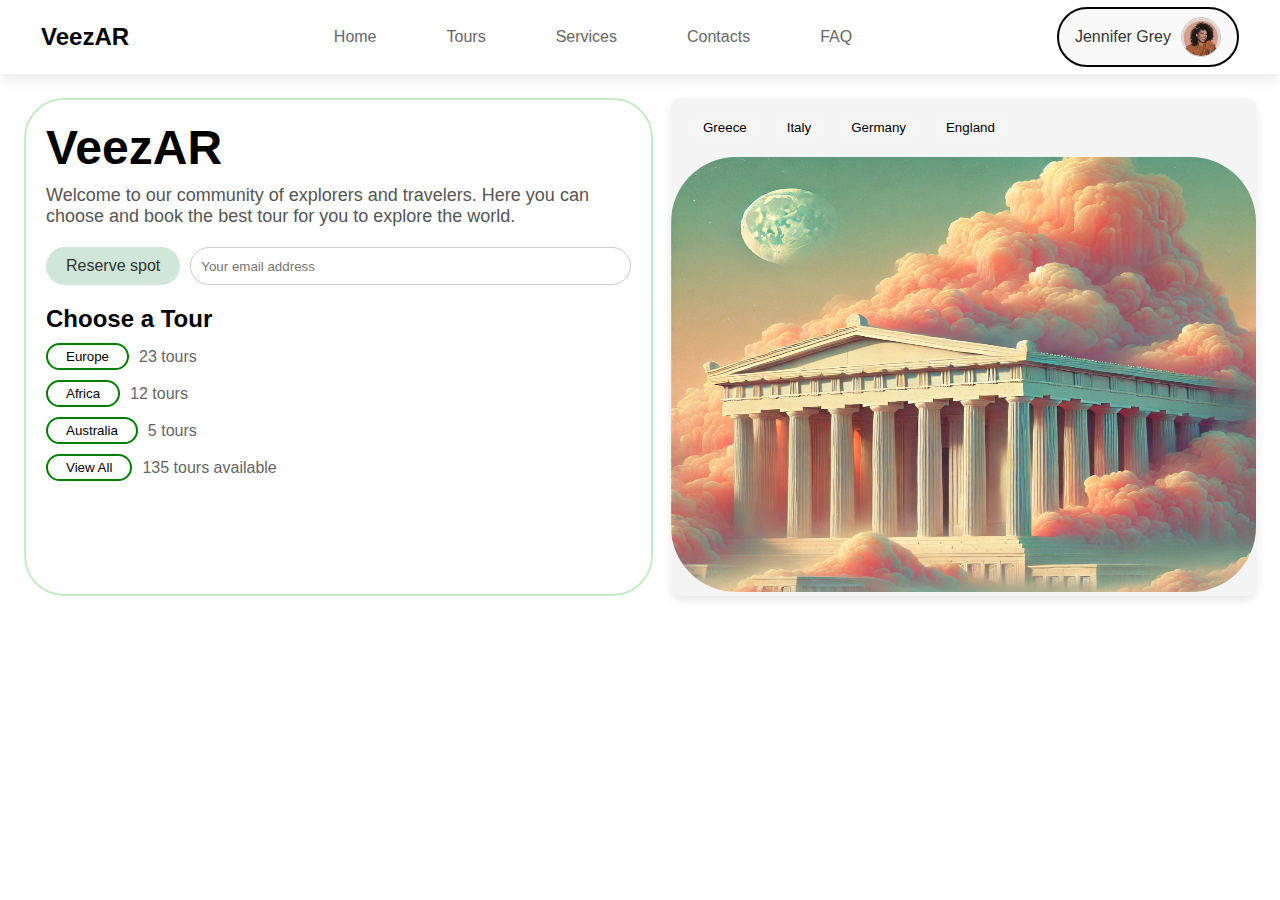
<file: Day 7/Tourism Website/index.html>
<!DOCTYPE html>
<html lang="en">
<head>
    <meta charset="UTF-8">
    <meta name="viewport" content="width=device-width, initial-scale=1.0">
    <title>VeezAR</title>
<link rel="stylesheet" href="homepage.css">
</head>
<body>

    <!-- Navbar -->
    <div class="navbar">
        <div class="logo">VeezAR</div>
        <div class="menu">
            <a href="#">Home</a>
            <a href="#">Tours</a>
            <a href="#">Services</a>
            <a href="#">Contacts</a>
            <a href="#">FAQ</a>
           
        </div>
       

        <div class="profile-card">
            
            <span class="profile-name">Jennifer Grey</span>
            <img src="images/profile.jpg" alt="Profile Picture" class="profile-picture">
        </div>

    </div>

    <!-- Main Content -->
    <div class="container">
        <!-- Left Column -->
        <div class="left-column">
            <h1>VeezAR</h1>
            <p>Welcome to our community of explorers and travelers. Here you can choose and book the best tour for you to explore the world.</p>
            <div class="subscribe">
                <button>Reserve spot</button>
                <input type="email" placeholder="Your email address">
            </div>
            <div class="tour-options"  >
                <h2>Choose a Tour</h2>
                <div class="tour-option"><button >Europe</button><span>23 tours</span></div>
                <div class="tour-option"><button>Africa</button><span>12 tours</span></div>
                <div class="tour-option"><button>Australia</button><span>5 tours</span></div>
                <div class="tour-option"><button>View All</button><span>135 tours available</span></div>
            </div>
        </div>

        <!-- Right Column -->
        <div class="right-column">
            <div class="tour-header">
                <button class="active">Greece</button>
                <button>Italy</button>
                <button>Germany</button>
                <button>England</button>
            </div>
            <div class="tour-image">
                <img src="images/greece.webp" alt="Tour Image">
              
            </div>
        </div>
    </div>

</body>
</html>
</file>
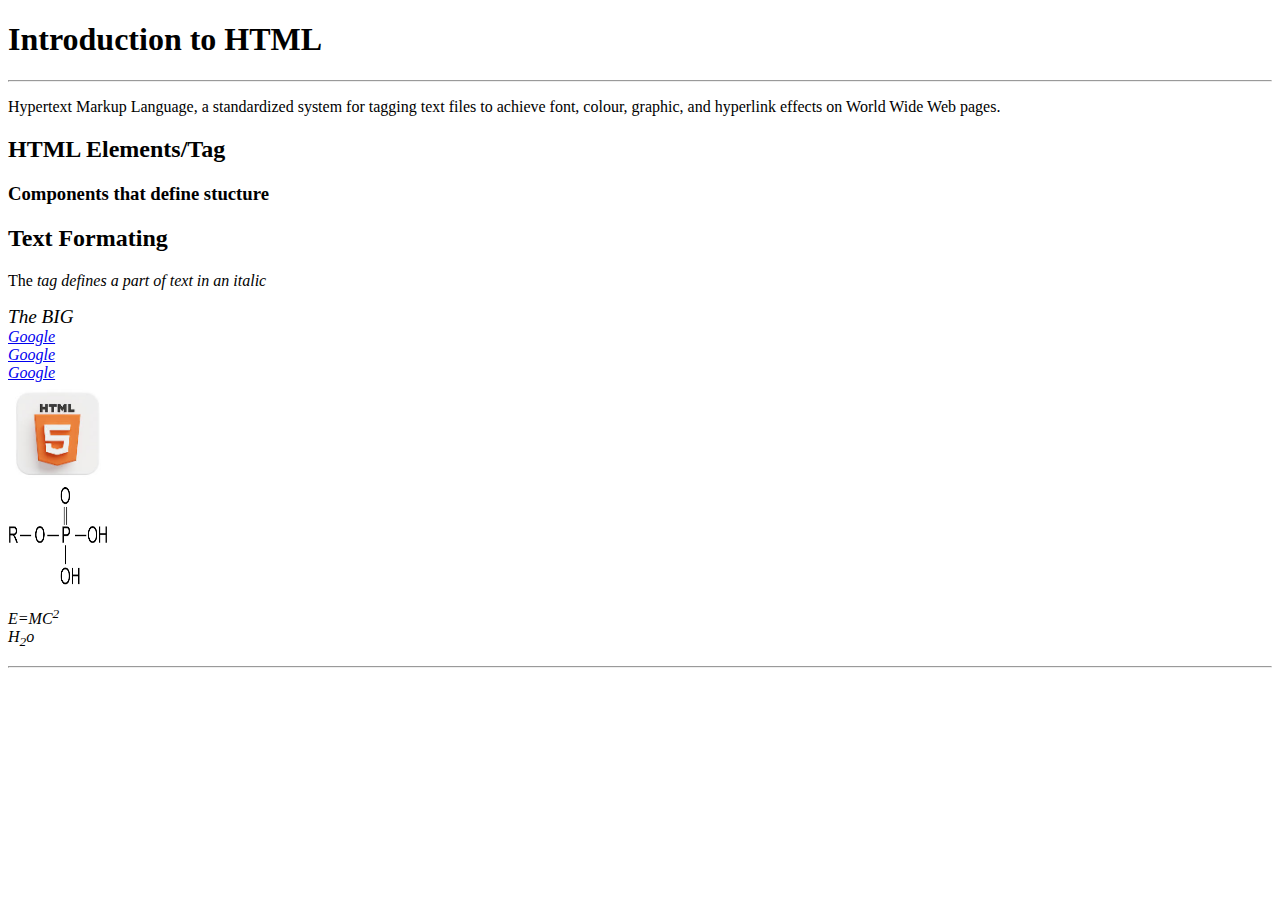
<file: Day 1/Tasks.html>
<!DOCTYPE html>
<html lang="en">

<head>
    <meta charset="UTF-8">
    <meta name="viewport" content="width=device-width, initial-scale=1.0">
    <title>Document</title>
</head>

<body>
    
   <strong><h1>Introduction to HTML</h1></strong> <hr>
        <p>Hypertext Markup Language, a standardized system for tagging text files to achieve font, colour, graphic, and hyperlink effects on World Wide Web pages.</p>
        <Div>
            <h2>HTML Elements/Tag</h2>
            <h3>Components that define stucture</h3>
        </Div>
        <div>
           <h2><Strong>Text Formating</Strong><br></h2>
            <p>The <i> tag defines a part  of text in an <i>italic</i></h2>
              <p>
              <big> The BIG</big> <br>
           
              <a href="https://google.com"target="" >Google</a><br>
              <a href="https://google.com"target="_blank" >Google</a><br>
              <a href="https://google.com"target="_self" >Google</a><br>

              <img src="img/html_logo.jpg"alt="html logo" width="100" height="100" ><br>
              <img src="img/phospate.png"alt="html logo" width="100" height="100" loading="lazy" >
             <p>E=MC<sup>2</sup> <br> H<sub>2</sub>o</p>


            </p>
        </div>




<hr>



        <!-- <div>
            <h1>Chemical Formulas</h1>
        <p>
            This article is about organic amides with the formula RC(=O)NR<sup>′</sup>R<sup>′'</sup>. For the anion NH<sup>−2</sup>, see Azanide. For other uses, see Amide (functional group).</center>
                <center><img src="images.png"alt="html logo" width="100" height="100" ><br></center>

           <h1>Amide </h1>       NH<sup>2–</sup> 

           <hr> -->

<!--            
        
                <img src="img/phospate.png"alt="html logo" width="100" height="100" ><br>

           <small>Phosphate <h1>PO<sub>4</sub><sup>3-</sup></h1> </small>       

           <hr> -->

        
           <!-- <p>1.<em>This is formula of water</em> <small>PO<sub>4</sub><sup>3-</sup></small></p> -->

<!-- list Tables Form -->
 	
	</p>
        </div>

    
        </p>

  
</body>
</html>
</file>
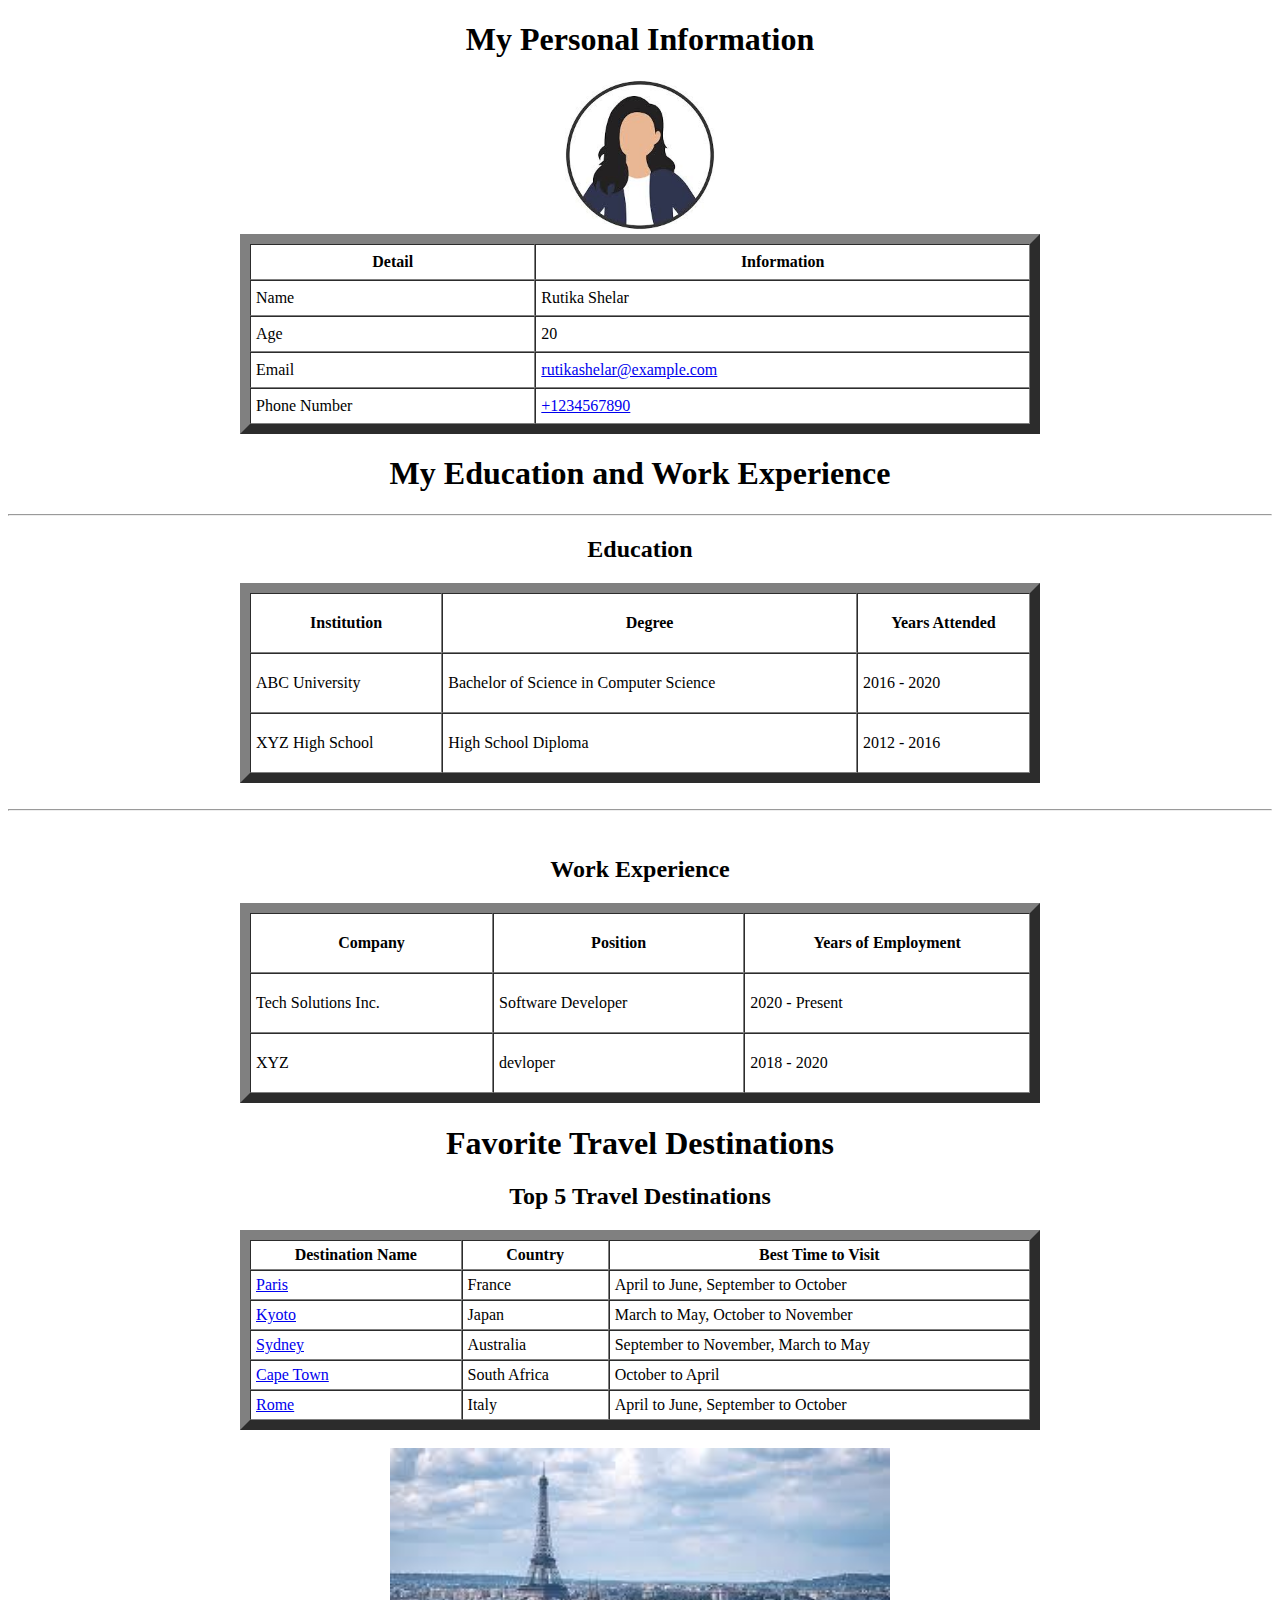
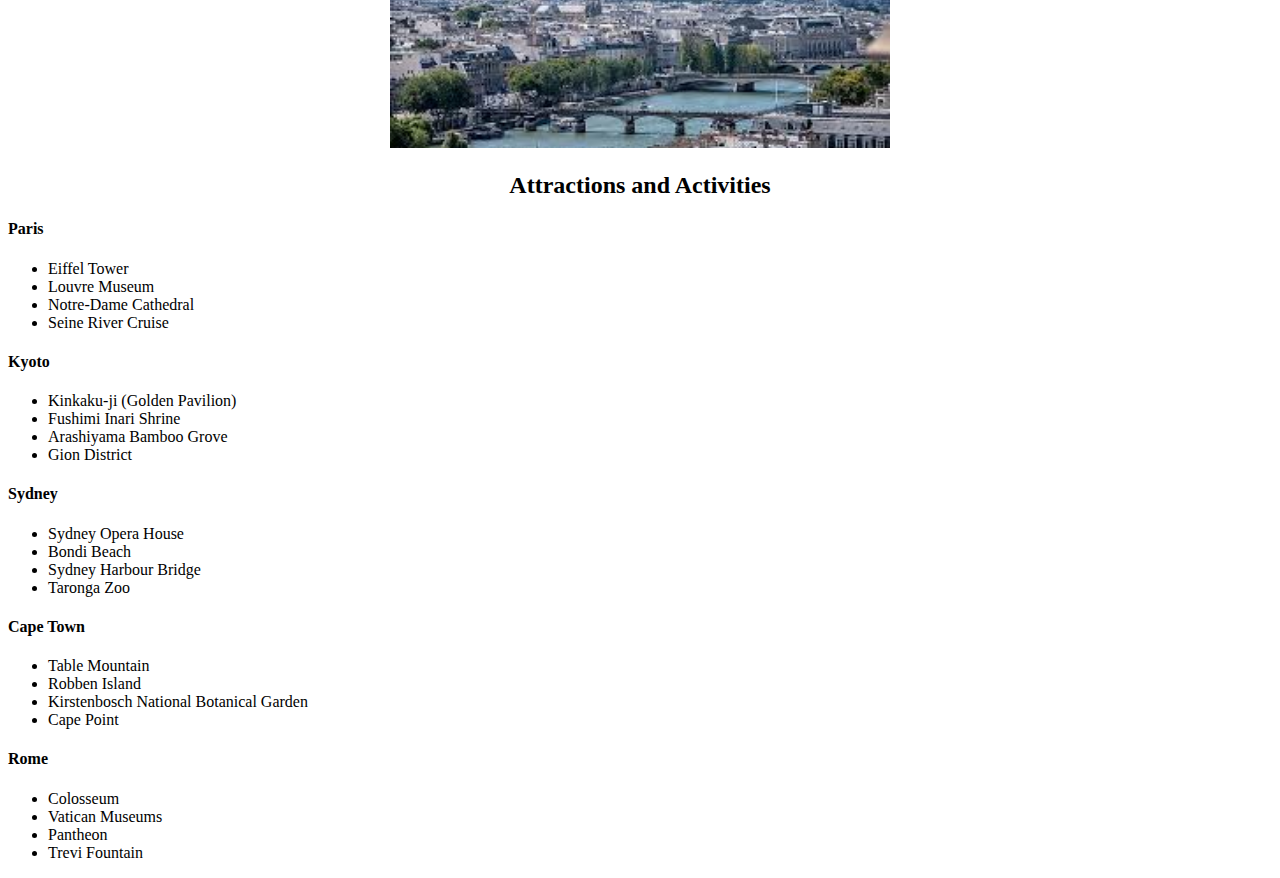
<file: Day 2/Tasks.html>
<!DOCTYPE html>
<html lang="en">
<head>
    <meta charset="UTF-8">
    <meta name="viewport" content="width=device-width, initial-scale=1.0">
    <title>Personal Info</title>
</head>
<body>
<center>
    <h1>My Personal Information</h1>
    
    <img src="img\profilPhoto.jpg" alt="Profile Photo" width="150" height="150">

    <table border="10" cellspacing="0" cellpadding="5"width="800" height="200">
        <tr>
            <th>Detail</th>
            <th>Information</th>
        </tr>
        <tr>
            <td>Name</td>
            <td>Rutika Shelar</td>
        </tr>
        <tr>
            <td>Age</td>
            <td>20</td>
        </tr>
        <tr>
            <td>Email</td>
            <td><a href="mailto:rutikashelar@example.com">rutikashelar@example.com</a></td>
        </tr>
        <tr>
            <td>Phone Number</td>
            <td><a href="tel:+1234567890">+1234567890</a></td>
        </tr>
    </table>


<h1>My Education and Work Experience</h1>

<hr>
<!-- Education Section -->
<h2>Education</h2>

<table border="10" cellspacing="0" cellpadding="5"width="800" height="200">
    <tr>
        <th>Institution</th>
        <th>Degree</th>
        <th>Years Attended</th>
    </tr>
    <tr>
        <td>ABC University</td>
        <td>Bachelor of Science in Computer Science</td>
        <td>2016 - 2020</td>
    </tr>
    <tr>
        <td>XYZ High School</td>
        <td>High School Diploma</td>
        <td>2012 - 2016</td>
    </tr>
</table>

<!-- Line break and horizontal rule -->
<br><hr><br>

<!-- Work Experience Section -->
<h2>Work Experience</h2>

<table border="10" cellspacing="0" cellpadding="5"width="800" height="200">
    <tr>
        <th>Company</th>
        <th>Position</th>
        <th>Years of Employment</th>
    </tr>
    <tr>
        <td>Tech Solutions Inc.</td>
        <td>Software Developer</td>
        <td>2020 - Present</td>
    </tr>
    <tr>
        <td>XYZ</td>
        <td>devloper</td>
        <td>2018 - 2020</td>
    </tr>
</table>


<h1>Favorite Travel Destinations</h1>
    
    <center><h2>Top 5 Travel Destinations</h2></center>
    
    <!-- Travel Destinations Table -->
    <table border="10" cellspacing="0" cellpadding="5"width="800" height="200">
        <tr>
            <th>Destination Name</th>
            <th>Country</th>
            <th>Best Time to Visit</th>
        </tr>
        <tr>
            <td><a href="https://www.example.com/paris-travel-guide" target="_blank">Paris</a></td>
            <td>France</td>
            <td>April to June, September to October</td>
        </tr>
        <tr>
            <td><a href="https://www.example.com/kyoto-travel-guide" target="_blank">Kyoto</a></td>
            <td>Japan</td>
            <td>March to May, October to November</td>
        </tr>
        <tr>
            <td><a href="https://www.example.com/sydney-travel-guide" target="_blank">Sydney</a></td>
            <td>Australia</td>
            <td>September to November, March to May</td>
        </tr>
        <tr>
            <td><a href="https://www.example.com/cape-town-travel-guide" target="_blank">Cape Town</a></td>
            <td>South Africa</td>
            <td>October to April</td>
        </tr>
        <tr>
            <td><a href="https://www.example.com/rome-travel-guide" target="_blank">Rome</a></td>
            <td>Italy</td>
            <td>April to June, September to October</td>
        </tr>
    </table>

    <!-- Image of a travel destination -->
    <br>
    <img src="img/paris.jpg" alt="Paris" width="500" height="300">

    <!-- Attractions and Activities Lists -->
    <h2>Attractions and Activities</h2>
</center> 

    <h4>Paris</h4>


    <ul>
        <li>Eiffel Tower</li>
        <li>Louvre Museum</li>
        <li>Notre-Dame Cathedral</li>
        <li>Seine River Cruise</li>
    </ul>

    <h4>Kyoto</h4>
    <ul>
        <li>Kinkaku-ji (Golden Pavilion)</li>
        <li>Fushimi Inari Shrine</li>
        <li>Arashiyama Bamboo Grove</li>
        <li>Gion District</li>
    </ul>

    <h4>Sydney</h4>
    <ul>
        <li>Sydney Opera House</li>
        <li>Bondi Beach</li>
        <li>Sydney Harbour Bridge</li>
        <li>Taronga Zoo</li>
    </ul>

    <h4>Cape Town</h4>
    <ul>
        <li>Table Mountain</li>
        <li>Robben Island</li>
        <li>Kirstenbosch National Botanical Garden</li>
        <li>Cape Point</li>
    </ul>

    <h4>Rome</h4>
    <ul>
        <li>Colosseum</li>
        <li>Vatican Museums</li>
        <li>Pantheon</li>
        <li>Trevi Fountain</li>
    </ul>




 
</body>
</html>
</file>
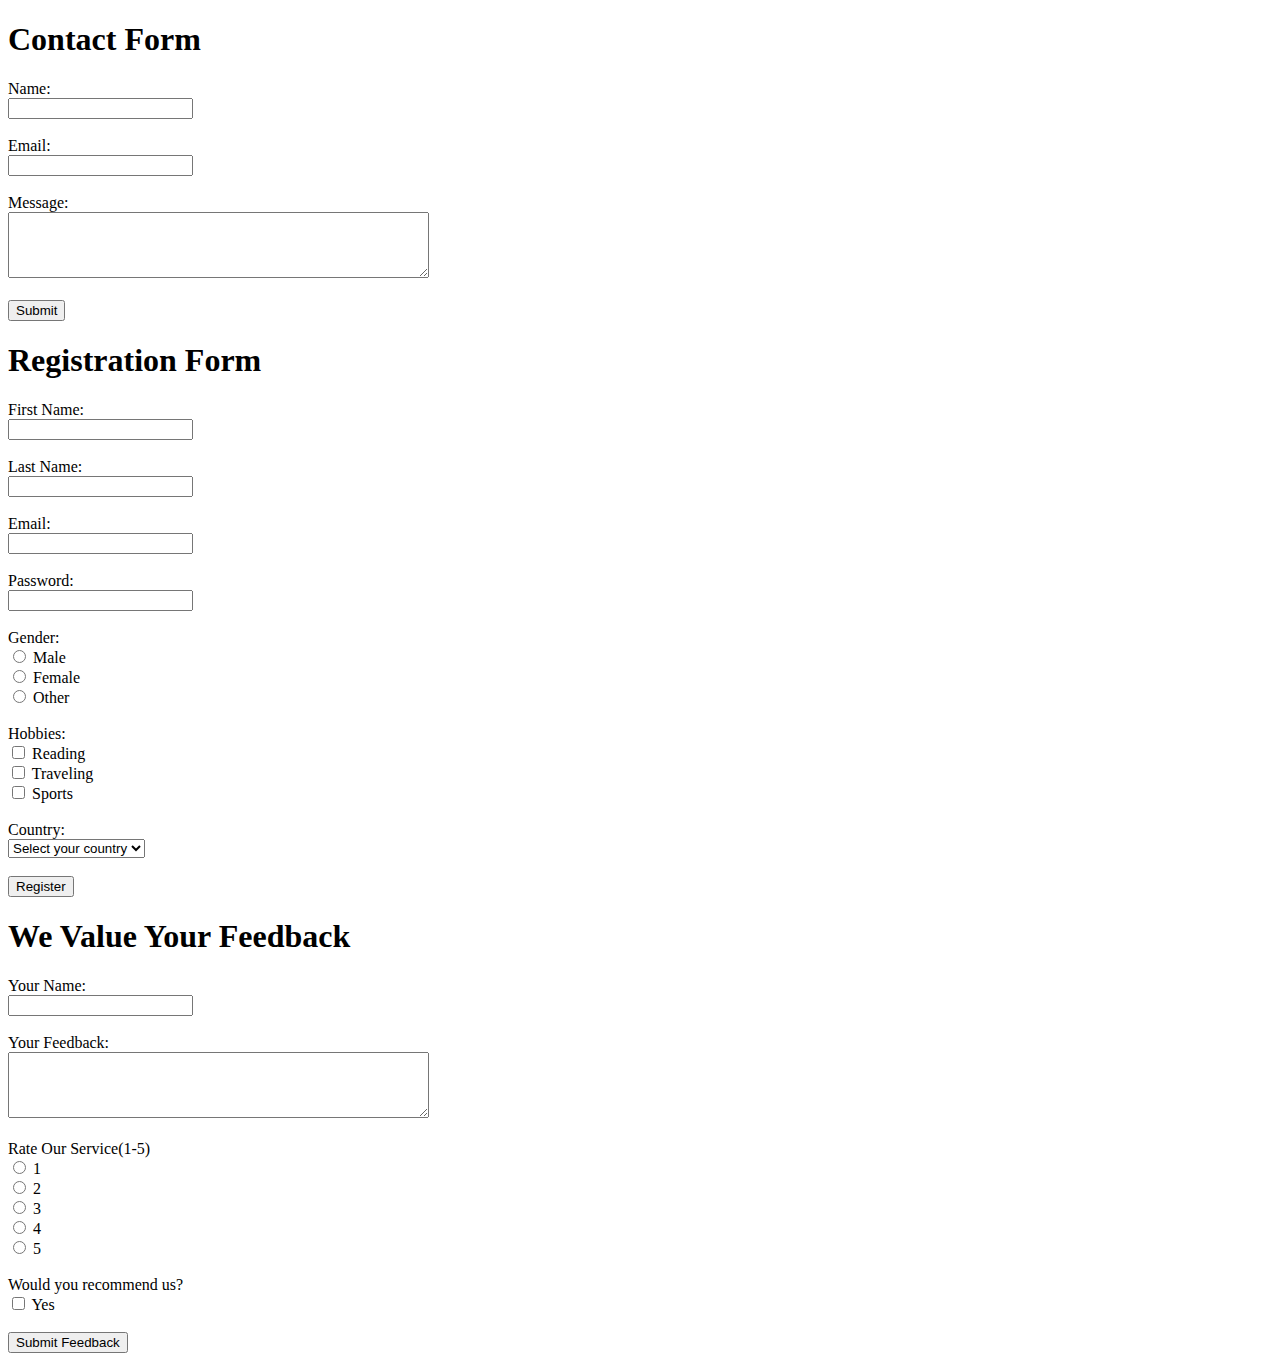
<file: Day 3/Tasks.html>
<!DOCTYPE html>
<html lang="en">
<head>
    <meta charset="UTF-8">
    <meta name="viewport" content="width=device-width, initial-scale=1.0">
    <title>Contact Us</title>
</head>
<body>




    <!-- Task 1: Create a Simple Contact Form -->


    

    <h1>Contact Form</h1>
    <form action="" method="">
        <label for="name">Name:</label><br>
        <input type="text" id="name" name="name" required><br><br>

        <label for="email">Email:</label><br>
        <input type="email" id="email" name="email" required><br><br>

        <label for="message">Message:</label><br>
        <textarea id="message" name="message" rows="4" cols="50" required></textarea><br><br>

        <input type="submit" value="Submit">
    </form>




    <!-- Task 2: Registration Form with Gender and Hobbies -->





    <h1>Registration Form</h1>
    <form action="" method="">
        <!-- First Name -->
        <label for="firstName">First Name:</label><br>
        <input type="text" id="firstName" name="firstName" required><br><br>

        <!-- Last Name -->
        <label for="lastName">Last Name:</label><br>
        <input type="text" id="lastName" name="lastName" required><br><br>

        <!-- Email -->
        <label for="email">Email:</label><br>
        <input type="email" id="email" name="email" required><br><br>

        <!-- Password -->
        <label for="password">Password:</label><br>
        <input type="password" id="password" name="password" required><br><br>

        <!-- Gender -->
        <label>Gender:</label><br>
        <input type="radio" id="male" name="gender" value="Male">
        <label for="male">Male</label><br>
        <input type="radio" id="female" name="gender" value="Female">
        <label for="female">Female</label><br>
        <input type="radio" id="other" name="gender" value="Other">
        <label for="other">Other</label><br><br>

        <!-- Hobbies -->
        <label>Hobbies:</label><br>
        <input type="checkbox" id="reading" name="hobbies" value="Reading">
        <label for="reading">Reading</label><br>
        <input type="checkbox" id="traveling" name="hobbies" value="Traveling">
        <label for="traveling">Traveling</label><br>
        <input type="checkbox" id="sports" name="hobbies" value="Sports">
        <label for="sports">Sports</label><br><br>

        <!-- Country -->
        <label for="country">Country:</label><br>
        <select id="country" name="country" required>
            <option value="">Select your country</option>
            <option value="India">India</option>
            <option value="USA">USA</option>
            <option value="Canada">Canada</option>
            <option value="UK">UK</option>
        </select><br><br>

        <!-- Submit Button -->
        <input type="submit" value="Register">
    </form>





    <!-- Task 3: Feedback Form with Rating System -->



    <h1>We Value Your Feedback</h1>
    <form action="" method="">
        <!-- Name -->
        <label for="name">Your Name:</label><br>
        <input type="text" id="name" name="name" required><br><br>
        
        <!-- feedback/comments -->
        <label for="feedback">Your Feedback:</label><br>
        <textarea id="feedback" name="feedback" rows="4" cols="50" required></textarea><br><br>

        <!-- Rating System -->
        <label for="rating">Rate Our Service(1-5)</label><br>
        <input type="radio" id="1" name="rating" value="1">
        <label for="1">1</label><br>
        <input type="radio" id="2" name="rating" value="2">
        <label for="2">2</label><br>
        <input type="radio" id="3" name="rating" value="3">
        <label for="3">3</label><br>
        <input type="radio" id="4" name="rating" value="4">
        <label for="4">4</label><br>
        <input type="radio" id="5" name="rating" value="5">
        <label for="5">5</label><br><br>

        <!-- Recommendation -->
        <label>Would you recommend us?</label><br>
        <input type="checkbox"  value="Yes">
        <label for="recommend">Yes</label><br><br>

        <!-- Submit Button -->
        <input type="submit" value="Submit Feedback">
    </form>


</body>
</html>
</file>
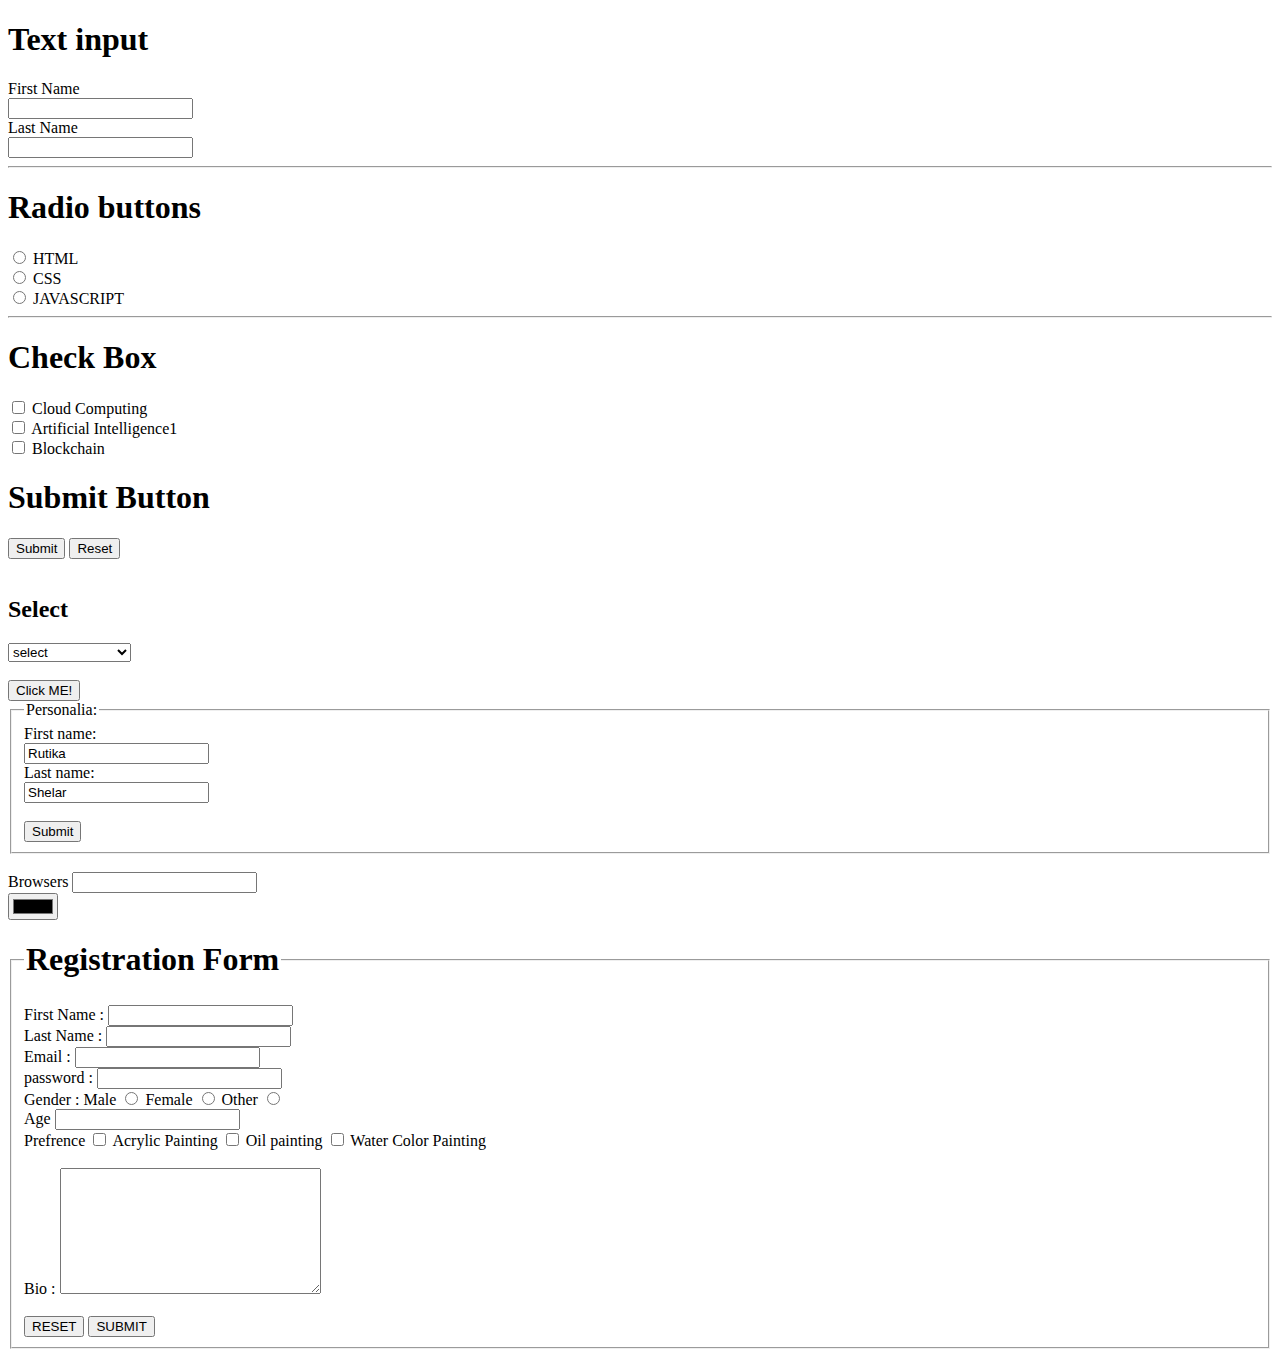
<file: Day 3/Theory.html>
<!DOCTYPE html>
<html lang="en">
<head>
    <meta charset="UTF-8">
    <meta name="viewport" content="width=device-width, initial-scale=1.0">
    <title>Day 3</title>
</head>
<body>
            <!-- Forms -->
            <!-- Forms are used to take input from users -->
    <fbutton>

            <!-- Text Input -->
            <h1>Text input</h1>

        <!--label is used to show  -->
        <lable for="fname">First Name</lable><br>
        <input type="text" id="fname" name="fname"><br>
        <label for="lname" >Last Name</label><br>
        <input type="lname" id="lname" name="lname"><br><hr>
        
            <!-- Radio Button -->
            <h1>Radio buttons</h1>
            <!-- Radio buttons let a user select only one of a limited number of choices<br> -->

        <input type="radio" id="html"name="fav_language" value="HTML">
        <label for="html">HTML</label><br>
        <input type="radio" id="css"name="fav_language" value="CSS">
        <label for="html">CSS</label><br>
        <input type="radio" id="javascript"name="fav_language" value="JAVASCRIPIT">
        <label for="html">JAVASCRIPT</label><br><hr>

            <!-- Check Box-->
            <!-- it let the user to select ZERO or More options of Limited number of Choices -->
           
        <h1>Check Box</h1>
        <input type="checkbox" id="subject1" name="subject" value="Cloud Computing">
        <label for="subject1">Cloud Computing</label><br>
        <input type="checkbox" id="subject2" name="subject" value="Artificial Intelligence">
        <label for="subject2">Artificial Intelligence1</label><br>
        <input type="checkbox" id="subject3" name="subject" value="Blockchain">
        <label for="subject3">Blockchain</label><br>

            <h1>Submit Button</h1>
            <!-- The <input type="submit"> defines a submit button which submits all form values to a form-handler.
            The form-handler is typically a server page with a script for processing the input data.
            The form-handler is specified in the form's action attribute. -->

        <input type="submit" value="Submit" >
        <input type="reset" value="Reset" > <br><br> <!-- To reset the form -->
       
            <!-- HTML FORM ELEMENTS -->
            <!--
                <input>
                <label>
                <select>
                <textarea>
                <button>
                <field>
                <legend>
                <datalist>
                <option>
                <optgroup>  -->
                
            <h2>Select</h2>
            <!-- <select> is used for drop down list -->
        <select name="state" id="select">
            <option >select</option>
            <option value="MH">Mharastra</option>
            <option value="UP">Uttar Pradesh</option>
            <option value="MP">Madhya Pradesh</option>
        </select>
       <br><br>
            <!-- button -->
        <button onclick="alert('Form submitted')">Click ME!</button>
            <fieldset>
                <legend>Personalia:</legend>
                    <label for="fname">First name:</label><br>
                    <input type="text" id="fname" value="Rutika"><br>
                    <label for="lname">Last name:</label><br>
                    <input type="text" id="fname" value="Shelar"><br><br>
                    <input type="submit" value="Submit" >
            </fieldset><br>
          <label for="browsers">Browsers</label>  
        <input list="browsers" >
        <datalist id="browsers">
            <option value="Edge"></option>
            <option value="FireFox">
            <option value="Chrome">
            <option value="Opera">
            <option value="Safari">              
        </datalist>
    <br>
    <input type="color">



    <!-- Registration Form -->
    <form>
        <fieldset><!--The fieldset element represents a set of form controls optionally grouped under a common name. -->
     <legend >  <!-- The legend element represents a caption for the rest of the contents of the legend element's parent fieldset element, if any. -->
           <h1>Registration Form</h1></legend>
       <lable for="fname">First Name :</lable>
       <input type="text" id="fname" name="fname"><br>

       <lable for="lname">Last Name :</lable>
       <input type="text" id="lname" name="lname"><br>

       <lable for="email">Email :</lable>
       <input type="email" id="email" name="Email"><br>

       <lable for="password">password :</lable>
       <input type="password" id="fname" name="fname"><br>

       <lable >Gender :</lable>
       <lable for="male">Male</lable>
       <input type="radio" id="male"name="gender" value="Male">
       <lable for="female">Female</lable>
       <input type="radio" id="male"name="gender" value="Male">
       <lable for="other">Other</lable>
       <input type="radio" id="male"name="gender" value="Male"><br>

       <lable for="age">Age</lable>
       <input type="number" id="age"><br>

       <lable for="prefrence">Prefrence</lable>
       <input type="checkbox" id="prefrence1" name="prefrence" value="Acrylic Painting">
       <label for="prefrence1">Acrylic Painting</label>
       <input type="checkbox" id="prefrence2" name="prefrence" value="Oil painting">
       <label for="prefrence2">Oil painting</label>
       <input type="checkbox" id="prefrence3" name="prefrence" value="Water Color Painting">
       <label for="prefrence3">Water Color Painting</label><br><br>

       <label>Bio :</label>
       <textarea rows="8" cols="30" id="text feild" > </textarea><br><br>

       <input type="reset" value="RESET">
       <input type="submit" value="SUBMIT" >
       
</fieldset>
  
       
   </form>
    
</body>
</html>
</file>
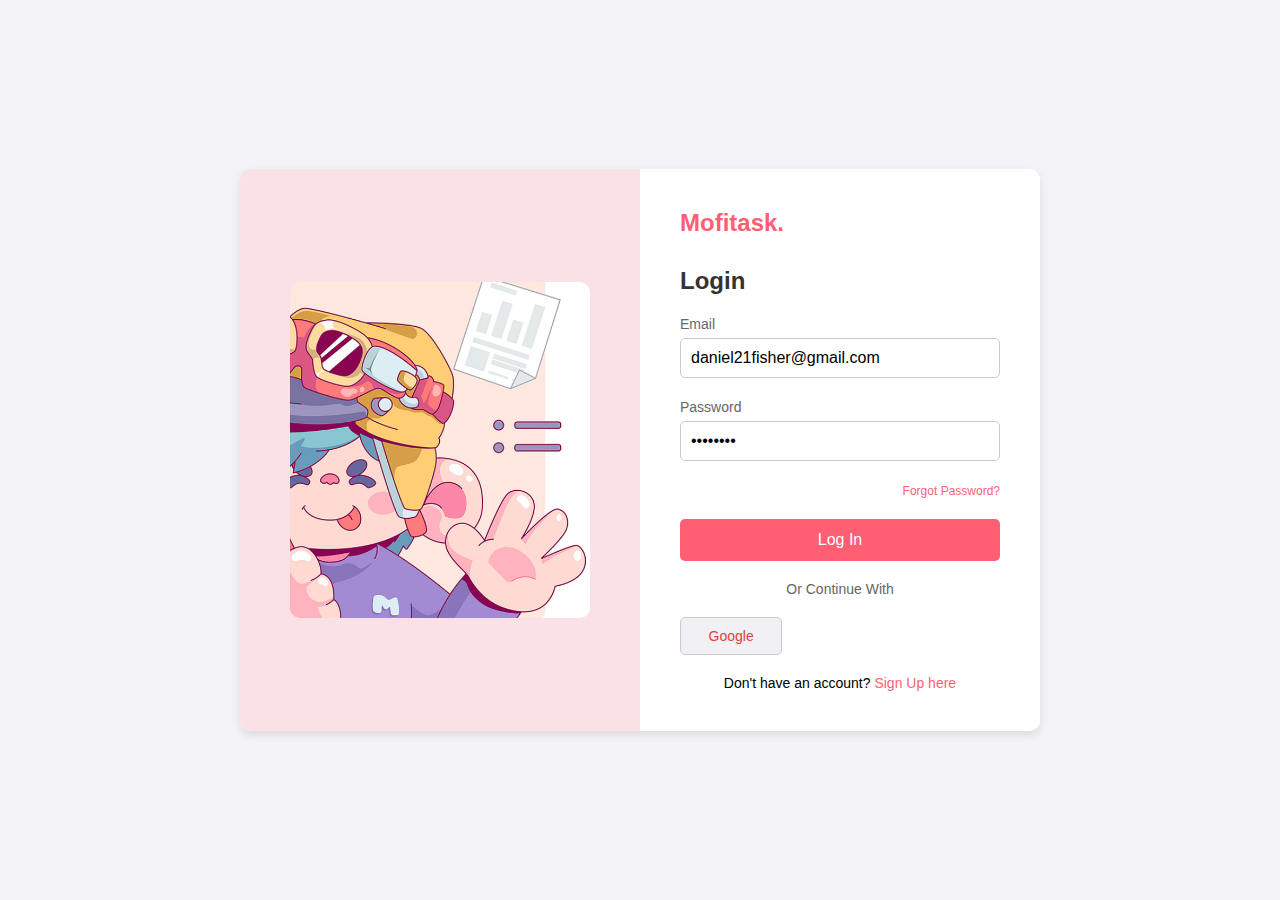
<file: Day 4/Tasks.html>
<!DOCTYPE html>
<html lang="en">
<head>
    <meta charset="UTF-8">
    <meta name="viewport" content="width=device-width, initial-scale=1.0">
    <title>Login</title>
    <link rel="stylesheet" href="style.css">
</head>
<body>
    <div class="container">
        <div class="illustration">
            <img src="img/login img.png"  class="illustration-img">
        </div>
        <div class="login-form">
            <div class="logo">Mofitask.</div>
            <h2>Login</h2>
            <form action="">
                <div class="input-group">
                    <label for="email">Email</label>
                    <div class="input-wrapper">
                        <input type="email" id="email" name="email" value="daniel21fisher@gmail.com" required>
                      
                    </div>
                </div>
                <div class="input-group">
                    <label for="password">Password</label>
                    <div class="input-wrapper">
                        <input type="password" id="password" name="password" value="********" required>
                      
                    </div>
                </div>
                <div class="forgot-password">
                    <a href="">Forgot Password?</a>
                </div>
                <button type="submit" class="login-btn">Log In</button>
                <div class="separator">Or Continue With</div>
                <div class="social-login">
                    <button class="google-btn">Google</button>
                   
                </div>
                <div class="signup-link">
                    Don't have an account? <a href="">Sign Up here</a>
                </div>
            </form>
        </div>
    </div>
</body>
</html>
</file>
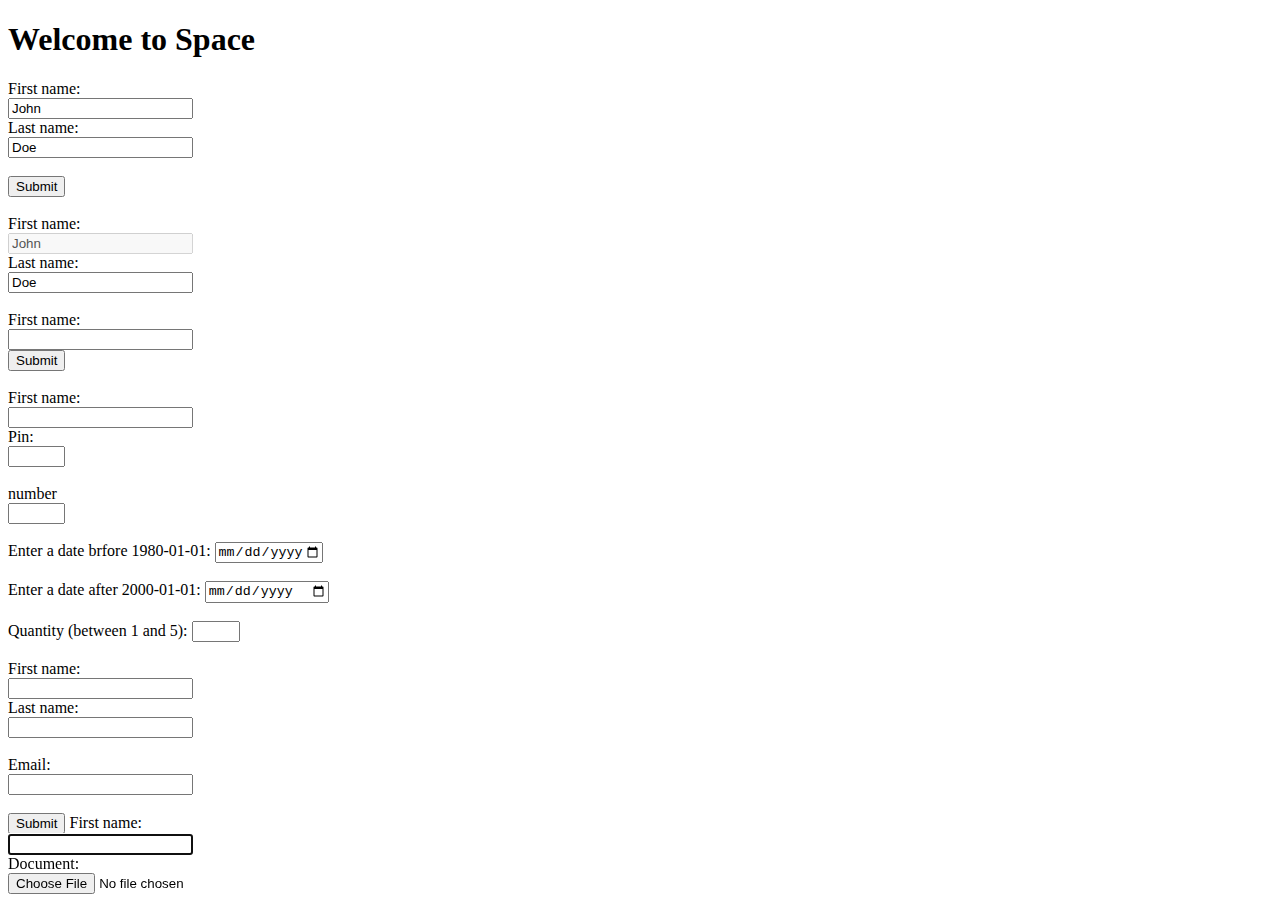
<file: Day 4/theory.html>
<!DOCTYPE html>
<html lang="en">
<head>
    <meta charset="UTF-8">
    <meta name="viewport" content="width=device-width, initial-scale=1.0">
    <title>Day 4 Theory</title>
    
    
   
</head>
<body>

    <h1>Welcome to Space</h1>  
          <form action="/action_page.php" >
            <label for="fname">First name:</label><br>

            <!-- The readonly attribute can be set to keep a user from changing the 
            value until some other conditions have been met (like selecting a checkbox, etc.).
            Then, a JavaScript can remove the readonly value, and make the input field editable. -->

            <input type="text" id="fname" name="fname" value="John" readonly><br>
            <label for="lname">Last name:</label><br>
            <input type="text" id="lname" name="lname" value="Doe" readonly><br><br>
            <input type="submit" value="Submit"><br><br>

            <!-- disabled attribute is used to disable the input fields. -->
            <label for="fname">First name:</label><br>
            <input type="text" id="fname" name="fname" value="John" disabled ><br>
            <label for="lname">Last name:</label><br>
            <input type="text" id="lname" name="lname" value="Doe"  ><br><br>
            
            <!-- required attribute is used to specify that the input field must be filled out before submitting the form. -->
            <label for="fname">First name:</label><br>
            <input type="text" id="fname" name="fname" required><br>
            <input type="submit">
            <br><br>

            <!-- size attribute is used to specify the width of an input field. -->
            <label for="fname">First name:</label><br>
            <input type="text" id="fname" name="fname" required><br>
            <label for="pin">Pin:</label><br>
            <input type="text" id="pin" name="pin" size="4"><br><br>
            <!-- maxlenght attribute is used to specify the maximum number of characters allowed in the input field. -->
            <!-- minlegth attribute is used to specify the minimum number of characters allowed in the input field. -->

            <label for="number">number</label><br>            
            <input type="text" id="Phon" name="pin" maxlength="10" minlength="10" size="4" ><br><br>

            <!-- min and max attribute is used to specify the minimum and maximum values for an input field. -->
            <label for="datemax">Enter a date brfore 1980-01-01:</label>
            <input type="date" id="datemax" name="datemax" max="1979-12-31"><br><br>
            <label for="datemin">Enter a date after 2000-01-01:</label>
            <input type="date" id="datemin" name="datemin" min="2000-01-02"><br><br>
            <label for="quantity">Quantity (between 1 and 5):</label>
            <input type="number" id="quantity" name="quantity" min="1" max="5"><br><br>
        </form>
            <!-- autocomplete attribute is used to specify whether or not an input field should have autocomplete enabled. -->
            <!-- autocomplete="off" - The browser will not automatically complete the input value. -->
           <form acction="/action_page.php" autocomplete="on">
            <label for="fname">First name:</label><br>
            <input type="text" id="fname" name="fname"><br>
            <label for="lname">Last name:</label><br>
            <input type="text" id="lname" name="lname"><br><br>
            <label for="email">Email:</label><br>
            <input type="email" id="email" name="email" autocomplete="off"><br><br>
            <input type="submit">
       
            <!-- autofocus attribute is used to specify that an input field should automatically get focus when the page loads. -->
            <label for="fname">First name:</label><br>
            <input type="text" id="fname" name="fname" autofocus><br>

            
            <label for="doc">Document:</label><br>
            <!-- accept=".pdf" - The file input field will only accept files with the .pdf extension. -->
            <input type="file" id="doc" accept=".pdf, .png" name="filename"><br><br>
        </form>

               

             
            

            
        
</body>
</html>
</file>
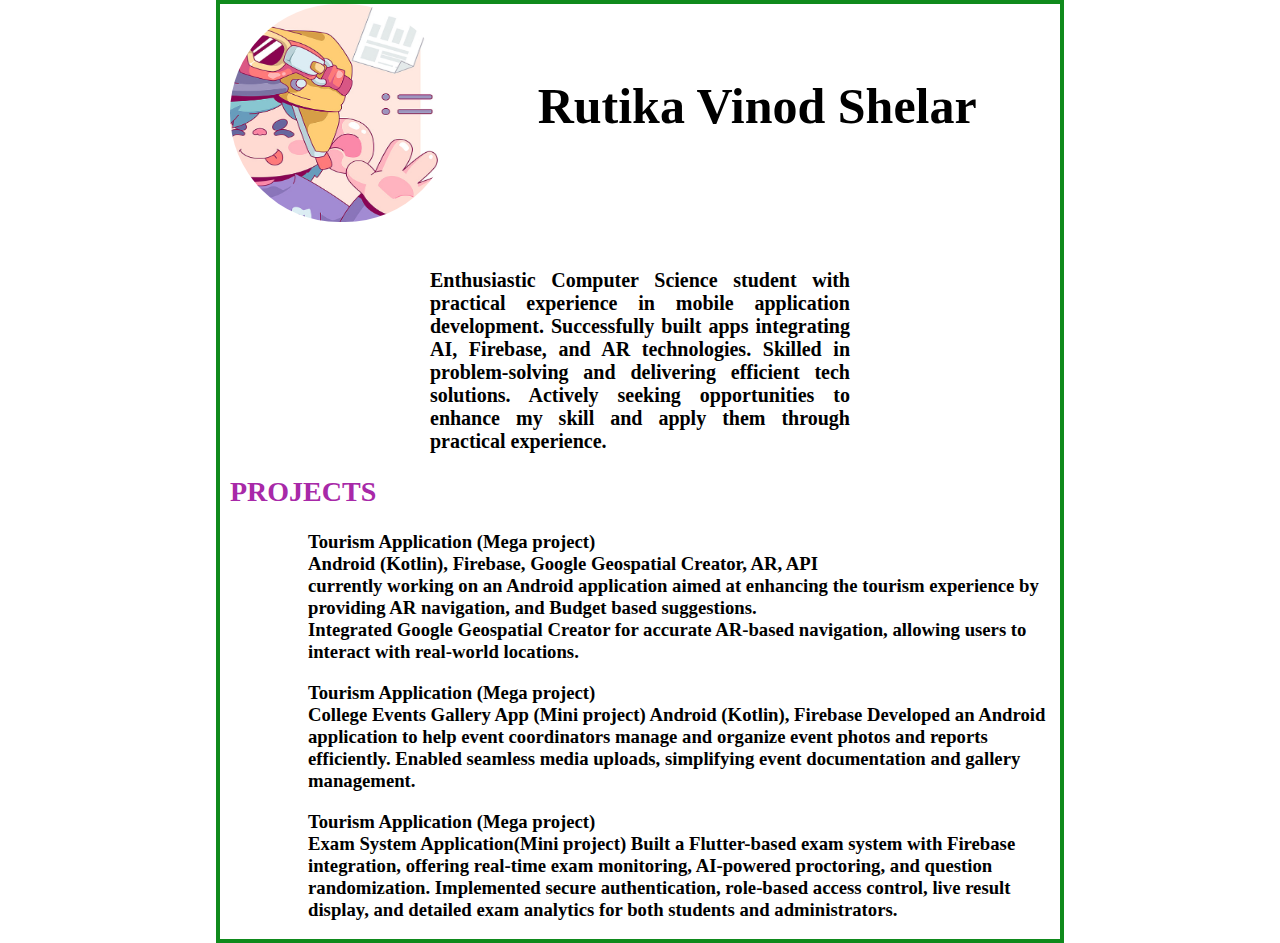
<file: Day 5/Task.html>
<!DOCTYPE html>
<html lang="en">
<head>
    <meta charset="UTF-8">
    <meta name="viewport" content="width=device-width, initial-scale=1.0">
    <title>Task</title>
    <style>

        /*
        <!-- Task 1 -->


        p{  
            text-align: center;
            background-color: rgb(87, 150, 172);
           
            margin:0px 450px 0px 450px;
            padding: 0px 0px 300px 0px ;
           
            outline:3px dotted red;
            border: 3px solid black;
          
        }  
      <!-- Task 2     -->


        *{      
                text-align: center;
               
            }
        
        img {
                border-radius: 3935px;
                height: 218px;
                width: 224px;
            }
        h1{
            color: rgb(33, 45, 10);
        }

        h2{
            color:rgb(18, 89, 51)
        }

        #follow {
            background-color: #7778a8;
            color: rgb(255, 255, 255);
            font-size: 22px;
            box-shadow: none;
            border: 0;
            height: 50px;
            width: 101px;
          }
        .box {
            border: 4px solid #0f8a1c;
            padding: 32px;
            margin: 0px 543px;
          } 
    */
    body {
        border: 4px solid #0f8a1c;
        padding: 0px;
        margin: 0px 216px;
      }
    h1{
        font-size: 50px;
        display: flex;
        margin: 73px;

  }
img {
    border-radius: 3935px;
    height: 218px;
    width: 224px;
    display: flex;
}
#head{
    display: flex;
    justify-content:space-evenly;
}

#summary {
    padding: 30px 210px 0 210px;
    font-size: 20px;
    text-align: justify;
  }
  
.projects{
    margin-left: 88px;

}

.subpoints {
    margin-left: 10px;
    font-size: 28px;
    color: #a829a8;
    display: flex;
}

element {
    font-size: 15px;
    color: gray;
    margin-left: 209px;
  }

  
    </style>
</head>
<body>

    <!-- Task 1 
    <p>
        This is a box with padding ,border, and outline. The padding is inside the border ,and the outline is outside the border.
    </p>
-->
     <!-- Task 2 
        <div class="box">
            <img src="login img.png" >
            <h1>Rutika Shelar</h1>
            <h2>Software Engineer at Technopuls</h2>
            <button id="follow" >Follow</button>
        </div> -->
      <!-- Task 3 -->
       <div id="head">
        <img src="login img.png">
        <h1>Rutika Vinod Shelar</h1>
        
    </div>
   
    <h2 id="summary">Enthusiastic Computer Science student with practical experience in mobile application development. Successfully built apps integrating AI, Firebase, and AR technologies. Skilled in problem-solving and delivering efficient tech solutions. Actively seeking opportunities to enhance my skill and apply them through practical experience.</h2>     

    <h2 class="subpoints">PROJECTS</h2>
    <h3 class="projects">Tourism Application (Mega project)<br>
        Android (Kotlin), Firebase, Google Geospatial Creator, AR, API<br>
        currently working on an Android application aimed at enhancing the tourism experience by providing AR navigation, and Budget based suggestions.<br>
        Integrated Google Geospatial Creator for accurate AR-based navigation, allowing users to interact with real-world locations.</h3>


        <h3 class="projects">Tourism Application (Mega project)<br>
            College Events Gallery App (Mini project)
            Android (Kotlin), Firebase
            Developed an Android application to help event coordinators manage and organize event photos and reports efficiently.
            Enabled seamless media uploads, simplifying event documentation and gallery management.</h3>
    

            <h3 class="projects">Tourism Application (Mega project)<br>
                Exam System Application(Mini project)
Built a Flutter-based exam system with Firebase integration, offering real-time exam monitoring, AI-powered proctoring, and question randomization.
Implemented secure authentication, role-based access control, live result display, and detailed exam analytics for both students and administrators.
        
</body>
</html>
</file>
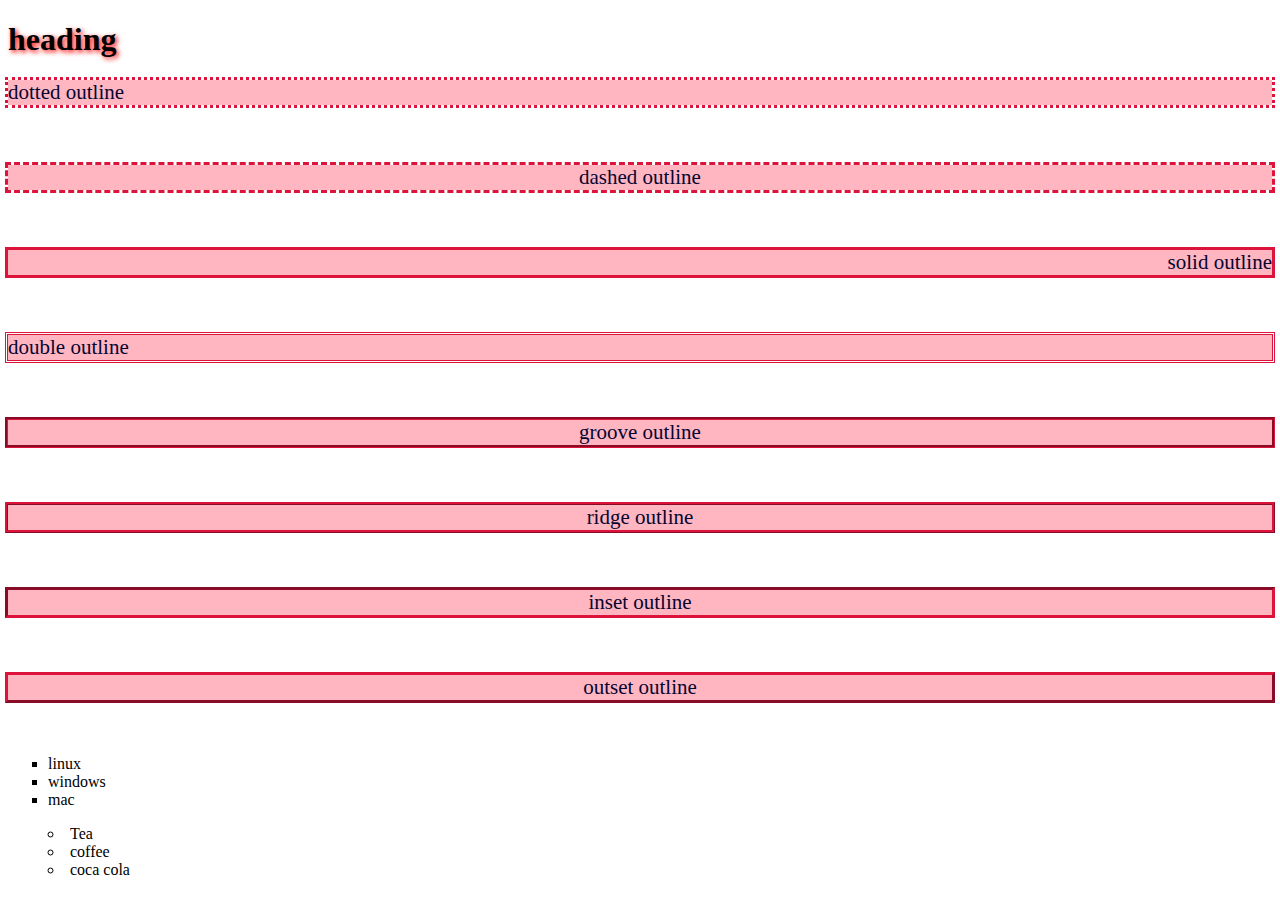
<file: Day 5/theory.html>
<!DOCTYPE html>
<html lang="en">
<head>
    <meta charset="UTF-8">
    <meta name="viewport" content="width=device-width, initial-scale=1.0">
    <title>Day 4 </title>
    <link rel="stylesheet" href="theory_style.css">
</head>
<body>
   <h1>heading</h1>
    <p id="dotted">dotted  outline</p><br>
    <p id="dashed"> dashed outline  </p><br>
    <p id="solid"> solid outline </p><br>
    <p id="double">double outline </p><br>
    <p id="groove">groove outline </p><br>
    <p id="ridge">ridge outline </p><br>
    <p id="inset">inset outline </p><br>
    <p id="outset">outset outline </p><br>

    
    <!-- <p class="a" >Lorem, ipsum dolor sit amet consectetur adipisicing elit. Aliquam et nisi sit voluptatibus vero ut, quia error, esse illum sed sequi suscipit modi a accusantium pariatur, repudiandae sint reprehenderit nobis officia quidem?</p><br><br><br>
    <p class="b" >Lorem, ipsum dolor sit amet consectetur adipisicing elit. Aliquam et nisi sit voluptatibus vero ut, quia error, esse illum sed sequi suscipit modi a accusantium pariatur, repudiandae sint reprehenderit nobis officia quidem?</p>
    <p class="c" >Lorem, ipsum dolor sit amet consectetur adipisicing elit. Aliquam et nisi sit voluptatibus vero ut, quia error, esse illum sed sequi suscipit modi a accusantium pariatur, repudiandae sint reprehenderit nobis officia quidem?</p> -->


    <ol>
        <li>linux</li>
        <li>windows</li>
        <li>mac </li>
    </ol>

    <ul >
        <li>Tea</li>
        <li>coffee</li>
        <li>coca cola</li>
    </ul>

</body>
</html>
</file>
<file: Day 7/Tourism Website/homepage.css>
* {
     margin: 0;
     padding: 0;
     box-sizing: border-box;
     font-family: Arial, sans-serif;
 }

 body {
    background-color: #ffffff;
    color: #000000;
 }

 /* Navbar */
 .navbar {
    display: flex;
    align-items: center;
    justify-content: space-between;
    padding: 7px 41px;
    background-color: #fff;
    box-shadow: 0px 4px 15px rgba(0, 0, 0, 0.1);
 }

 .navbar .logo {
     font-size: 24px;
     font-weight: bold;
     color: #000;
 }

 .navbar .menu {
     display: flex;
     gap: 70px;
     justify-content: space-between;

 }

 .navbar .menu a {
     color: #666;
     text-decoration: none;
     font-size: 16px;
 }

 .navbar .menu a:hover {
    color: rgb(0, 0, 0);
    text-underline-offset: 3px;
 }
/* Main Content */
.container {
    display: flex;
    gap: 18px;
    padding: 24px;
    max-width: 1385px;
    margin: auto;

}

/* profile card */
 .profile-card {
    display: flex;
    align-items: center;
    padding: 8px 16px;
    border: 2px solid black;
    border-radius: 30px;
    background-color: #f9f9f9;
    width: max-content;
    gap: 10px;
    position: relative;
    font-family: Arial, sans-serif;
}



/* Profile picture styling */
.profile-picture {
    width: 40px;
    height: 40px;
    border-radius: 50%;
    object-fit: cover;
    border: 1px solid #ccc;
}

/* Name styling */
.profile-name {
    font-size: 16px;
    font-weight: 500;
    color: #333;
}

/* Badge styling */
.badge {
    position: absolute;
    top: -6px;
    left: -6px;
    background-color: #f0f0b5;
    color: black;
    font-size: 12px;
    font-weight: bold;
    width: 18px;
    height: 18px;
    display: flex;
    align-items: center;
    justify-content: center;
    border-radius: 50%;
    border: 1px solid #ccc;
}

 /* Left Column */
 .left-column {
    flex: 1;
  background-color: #fff;
  padding: 20px;
  border-radius: 40px;
  border: 2px solid #c2ecc2;
 }

 .left-column h1 {
     font-size: 48px;
     margin-bottom: 10px;
 }

 .left-column p {
     font-size: 18px;
     color: #555;
     margin-bottom: 20px;
 }

 .subscribe {
     display: flex;
     gap: 10px;
     margin-bottom: 20px;
 }

 .subscribe input[type="email"] {
     flex: 1;
     padding: 10px;
     border: 1px solid #ccc;
     border-radius: 20px;
 }

 .subscribe button {
     padding: 10px 20px;
     border: none;
     border-radius: 20px;
     background-color: #cfe6d8;
     color: #333;
     font-size: 16px;
     cursor: pointer;
 }

 .tour-options h2 {
     font-size: 24px;
     margin-bottom: 10px;
 }

 .tour-option {
     
     display: flex;
     align-items: center;
     margin-bottom: 10px;
 }

 .tour-option span {
     font-size: 16px;
     margin-left: 10px;
     color: #666;
 }


 .tour-option button {
    box-shadow: none;
    background-color: white;
    color: black;
    border: 2px solid green;
    border-radius: 26px;
    padding: 4px 18px;
    cursor: pointer;
}

.tour-option button:hover {
    border-color: rgb(221, 150, 43);
 
}
 /* Right Column */
 .right-column {
     flex: 1;
     background-color: #f4f4f4;
     border-radius: 10px;
     overflow: hidden;
     box-shadow: 0px 4px 10px rgba(0, 0, 0, 0.1);
 }

 .tour-header {
    display: flex;
    padding: 17px;
    background-color: #f4f4f4f4;
 }

 .tour-header button {
     padding: 5px 15px;
     margin-right: 10px;
     border: none;
     border-radius: 20px;
     background-color: #f5f5f5;
     cursor: pointer;
 }

 .tour-header button:hover {
     background-color: #d1b4b4;
     font-weight: bold;
 }

 .tour-image {
     position: relative;
 }

 .tour-image img {
    width: 100%;
    height: 435px;
    border-radius: 65px;
 }

 .tour-info {
    position: absolute;
    bottom: 20px;
    left: 20px;
    background-color: rgba(255, 255, 255, 0.9);
    padding: 15px;
    border-radius: 10px;
    display: flex;
    align-items: center;
    gap: 20px;
}

.tour-info .title {
    font-size: 18px;
    font-weight: bold;
}

.tour-info .details {
    display: flex;
    gap: 10px;
}

.tour-info .detail-item {
    display: flex;
    align-items: center;
    font-size: 14px;
    color: #666;
}

.tour-info .detail-item img {
    width: 20px;
    height: 20px;
    margin-right: 5px;
}
</file>
<file: Day 4/style.css>
* {
  margin: 0;
  padding: 0;
  box-sizing: border-box;
}

body {
  font-family: 'Arial', sans-serif;
  background-color: #f4f4f8;
  display: flex;
  justify-content: center;
  align-items: center;
  height: 100vh;
}

.container {
  display: flex;
  background-color: white;
  border-radius: 10px;
  overflow: hidden;
  box-shadow: 0 4px 10px rgba(0, 0, 0, 0.1);
  width: 800px;
}

.illustration {
  background-color: #f9e1e6;
  padding: 20px;
  display: flex;
  justify-content: center;
  align-items: center;
  width: 50%;
}

.illustration-img {
  width: 100%;
  max-width: 300px;
  border-radius: 10px;
}

.login-form {
  padding: 40px;
  width: 50%;
  display: flex;
  flex-direction: column;
  justify-content: center;
}

.logo {
  font-size: 24px;
  font-weight: bold;
  color: #ff5e73;
  margin-bottom: 30px;
}

h2 {
  font-size: 24px;
  color: #333;
  margin-bottom: 20px;
}

.input-group {
  margin-bottom: 20px;
}

label {
  font-size: 14px;
  color: #666;
}

.input-wrapper {
  display: flex;
  align-items: center;
  border: 1px solid #ccc;
  border-radius: 5px;
  padding: 10px;
  margin-top: 5px;
}

input {
  border: none;
  outline: none;
  width: 100%;
  font-size: 16px;
}

.icon {
  margin-left: 10px;
  font-size: 16px;
  color: #666;
}

.forgot-password {
  text-align: right;
  margin-bottom: 20px;
}

.forgot-password a {
  font-size: 12px;
  color: #ff5e73;
  text-decoration: none;
}

.forgot-password a:hover {
  text-decoration: underline;
}

.login-btn {
  background-color: #ff5e73;
  color: white;
  border: none;
  border-radius: 5px;
  padding: 12px;
  font-size: 16px;
  cursor: pointer;
  width: 100%;
}

.separator {
  margin: 20px 0;
  text-align: center;
  font-size: 14px;
  color: #666;
}

.social-login {
  display: flex;
  justify-content: space-between;
  margin-bottom: 20px;
}

.social-login button {
  background-color: #f0f0f5;
  border: 1px solid #ccc;
  border-radius: 5px;
  padding: 10px;
  width: 32%;
  cursor: pointer;
  font-size: 14px;
}

.google-btn {
  color: #db4437;
}


.signup-link {
  text-align: center;
  font-size: 14px;
}

.signup-link a {
  color: #ff5e73;
  text-decoration: none;
}

.signup-link a:hover {
  text-decoration: underline;
}
</file>
<file: Day 5/theory_style.css>
p{
  font-size: 21px;
  color: rgb(5, 5, 49);
  text-align:center;
}

h1{
  /* pro/offset-x| offset-y| blur-radius|color */
       text-shadow: 2px 2px 5px red;
   
}

.a{
  font-size: 21px;
  color: rgb(5, 5, 49);
  text-align:left;
  /* for capitalize first letter of each word */
  text-transform: capitalize;
  /* for indenting the first line of the paragraph like newspaper texts*/
  text-indent: 70px;
    /* space between 2 lines */
  line-height: 70px;
  /* space between words */
  word-spacing: 8px;
}


.b{
  font-size: 21px;
  color: rgb(5, 5, 49);
  text-align:right;
  /* for uppercase whole content */
  text-transform: uppercase;
  /* for space between letters */
  letter-spacing: 5px;
}

.c{
  font-size: 21px;
  color: rgb(5, 5, 49);
  text-align:justify;
  /* for lowercase whole content */
  text-transform: lowercase;
  /* for space between letters  negative also */
  letter-spacing: -5px;
}


#dotted{
  
    outline-style: dotted ;
    outline-color: crimson;
    background-color: lightpink;
     text-align: left;
    
}
#dashed{
   
    outline-style: dashed;
    outline-color: crimson;
    background-color: lightpink;
    text-align: center;
}

#solid{
    outline-style: solid;
    outline-color: crimson;
    background-color: lightpink;
    text-align: right;
}

#double{
    outline-style: double;
    outline-color: crimson;
    background-color: lightpink;
    text-align: justify;
}

#groove{
    outline-style: groove;
    outline-color: crimson;
    background-color: lightpink;
}

#ridge{
     outline-style: ridge;
    outline-color: crimson;
    background-color: lightpink;
}

#inset{
     outline-style: inset;
    outline-color: crimson;
    background-color: lightpink;
}

#outset{
      outline-style: outset;
    outline-color: crimson;
    background-color: lightpink;
}


ul{
  list-style-type:circle;list-style-position: inside;


}
ol{
  list-style-type: square;
  list-style-position: outside;

}
</file>
